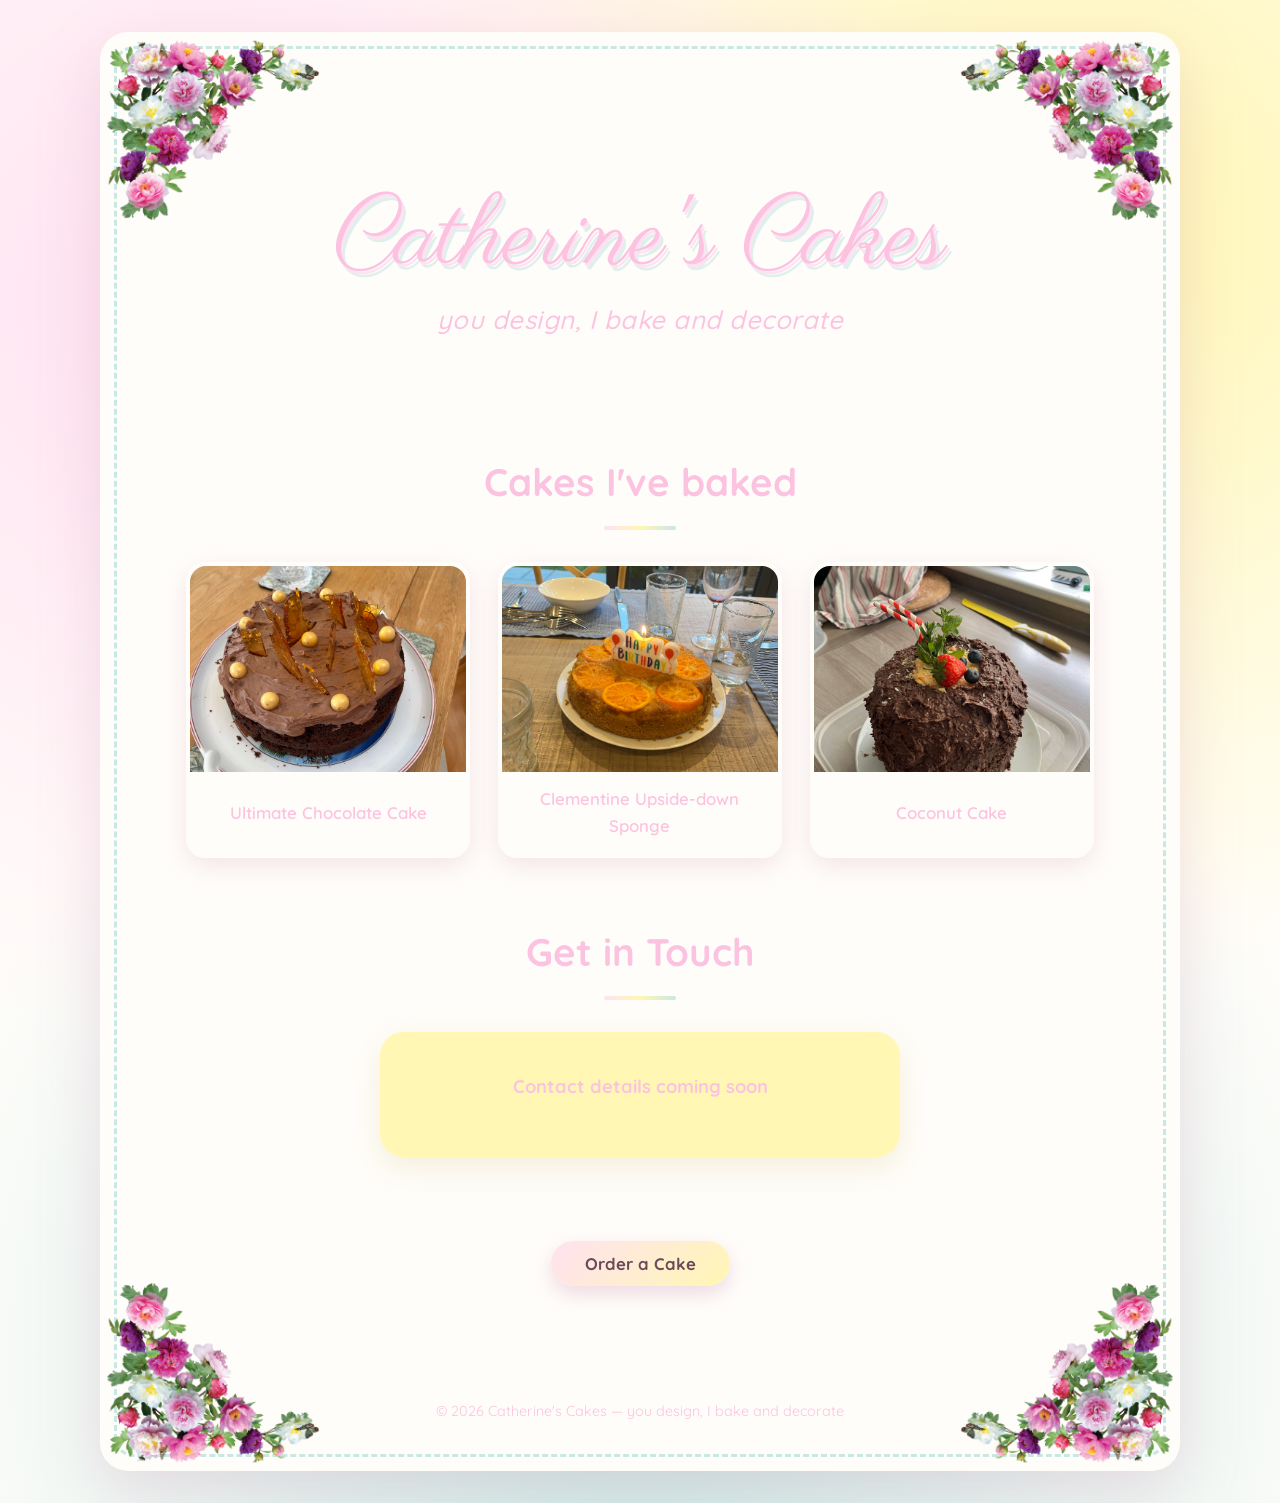
<file: index.html>
<!DOCTYPE html>
<html lang="en">
<head>
    <meta charset="UTF-8">
    <meta name="viewport" content="width=device-width, initial-scale=1.0">
    <title>Catherine's Cakes — you design, I bake and decorate</title>
    <link rel="preconnect" href="https://fonts.googleapis.com">
    <link rel="preconnect" href="https://fonts.gstatic.com" crossorigin>
    <link href="https://fonts.googleapis.com/css2?family=Parisienne&family=Quicksand:wght@400;500;600;700&display=swap" rel="stylesheet">
    <link rel="stylesheet" href="styles.css">
</head>
<body>
    <div class="page-frame">
        <!-- Flowery border -->
        <div class="flower-border" aria-hidden="true">
            <img class="flower-corner corner-tl" src="images/flower-png-17937.png" alt="">
            <img class="flower-corner corner-tr" src="images/flower-png-17937.png" alt="">
            <img class="flower-corner corner-bl" src="images/flower-png-17937.png" alt="">
            <img class="flower-corner corner-br" src="images/flower-png-17937.png" alt="">
        </div>

        <main class="content">
            <!-- Hero -->
            <header class="hero">
                <h1>Catherine's Cakes</h1>
                <p class="strapline">you design, I bake and decorate</p>
            </header>

            <!-- Cake gallery placeholder -->
            <section class="gallery" aria-labelledby="gallery-heading">
                <h2 id="gallery-heading">Cakes I've baked</h2>
                <div class="gallery-grid">
                    <figure class="cake-card">
                        <img src="images/IMG_4460.JPG" alt="Chocolate cake with caramel shards and gold chocolate drops" loading="lazy">
                        <figcaption>Ultimate Chocolate Cake</figcaption>
                    </figure>
                    <figure class="cake-card">
                        <img src="images/IMG_4559.JPG" alt="Orange birthday cake topped with candied orange slices" loading="lazy">
                        <figcaption>Clementine Upside-down Sponge</figcaption>
                    </figure>
                    <figure class="cake-card">
                        <img src="images/IMG_4732.JPG" alt="Tall chocolate cake decorated with a strawberry, blueberries and mint" loading="lazy">
                        <figcaption>Coconut Cake</figcaption>
                    </figure>
                </div>
            </section>

            <!-- Contact placeholder -->
            <section class="contact" aria-labelledby="contact-heading">
                <h2 id="contact-heading">Get in Touch</h2>
                <div class="contact-card">
                    <p class="contact-placeholder">Contact details coming soon</p>
                </div>
            </section>

            <!-- Order call-to-action -->
            <div class="nav-cta" style="margin-top: calc(8px + 2cm);">
                <button type="button" class="nav-btn" onclick="window.location.href='order.html'">Order a Cake</button>
            </div>
        </main>

        <footer class="site-footer">
            <p>&copy; <span id="year"></span> Catherine's Cakes &mdash; you design, I bake and decorate</p>
        </footer>
    </div>

    <script>
        document.getElementById('year').textContent = new Date().getFullYear();
    </script>
</body>
</html>
</file>
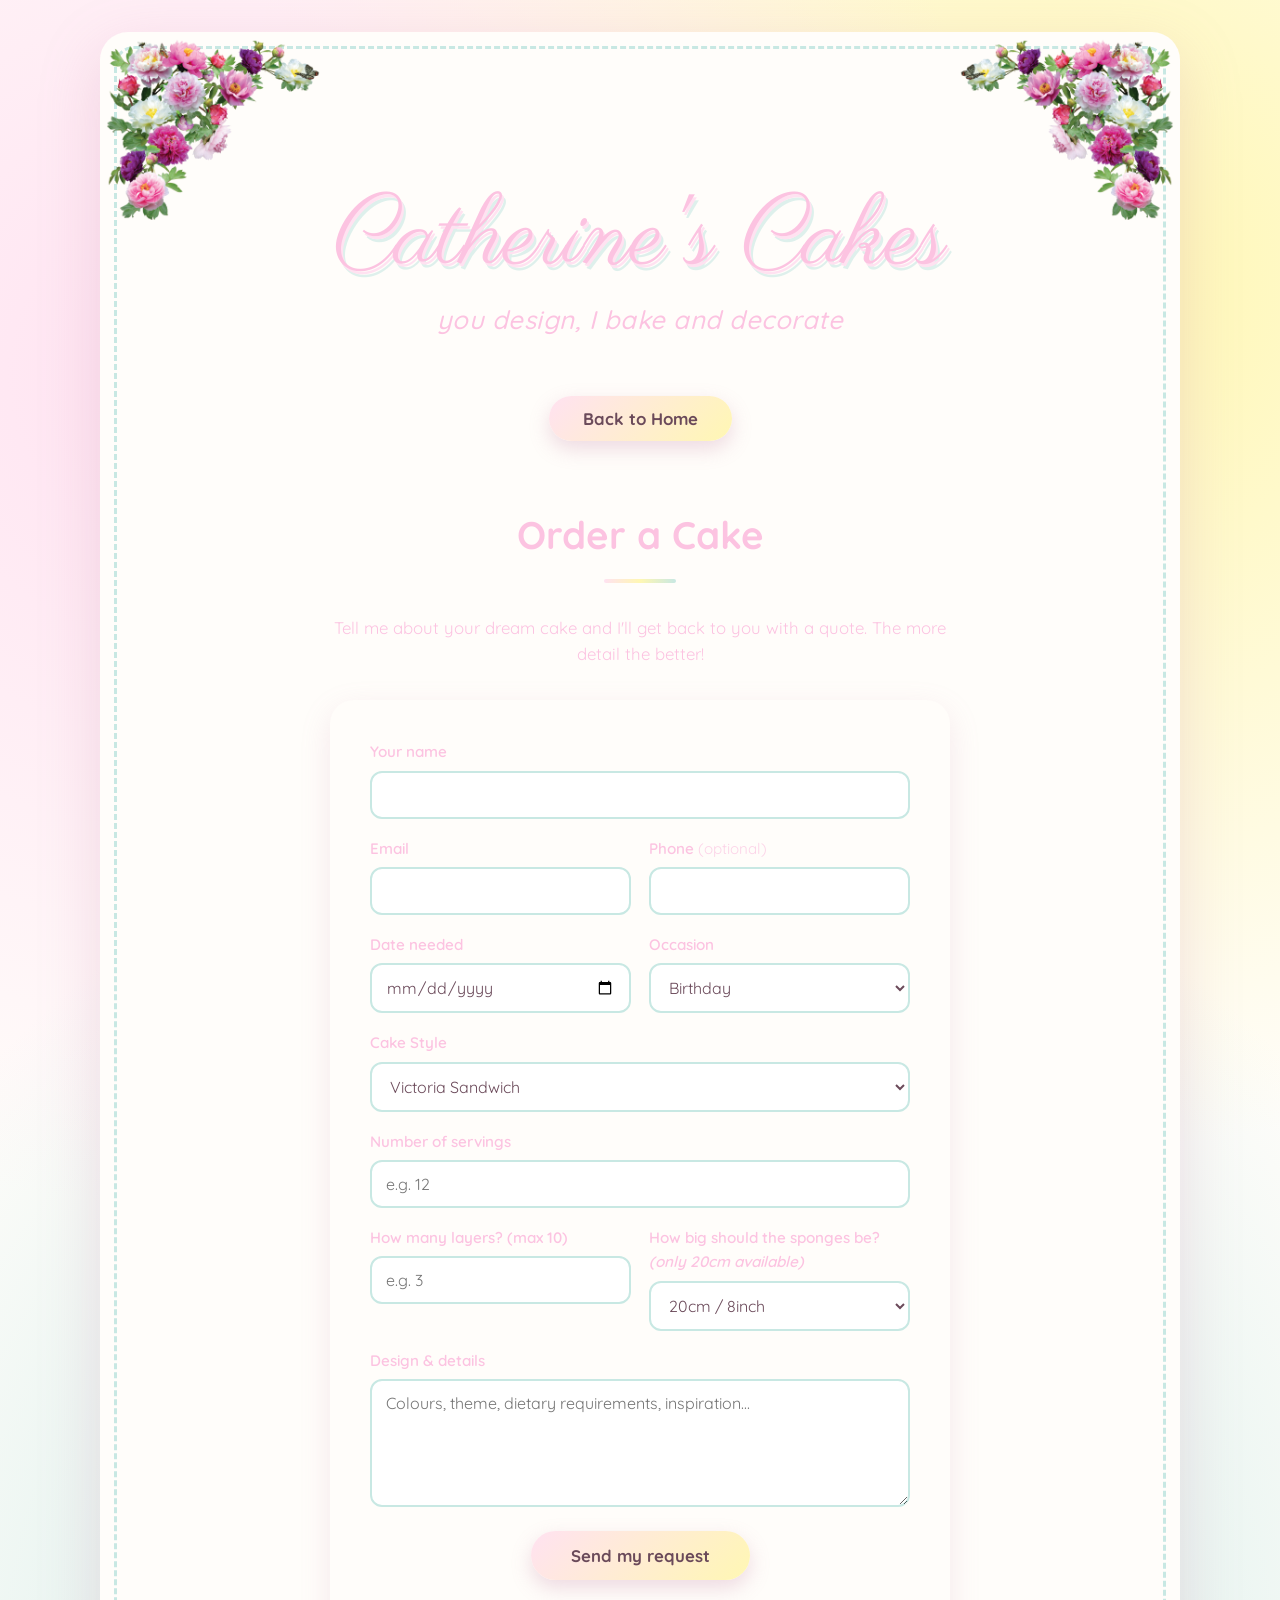
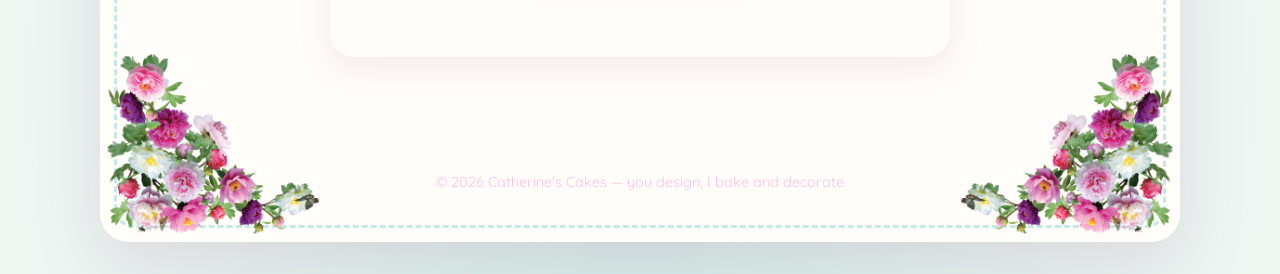
<file: order.html>
<!DOCTYPE html>
<html lang="en">
<head>
    <meta charset="UTF-8">
    <meta name="viewport" content="width=device-width, initial-scale=1.0">
    <title>Order a Cake — Catherine's Cakes</title>
    <link rel="preconnect" href="https://fonts.googleapis.com">
    <link rel="preconnect" href="https://fonts.gstatic.com" crossorigin>
    <link href="https://fonts.googleapis.com/css2?family=Parisienne&family=Quicksand:wght@400;500;600;700&display=swap" rel="stylesheet">
    <link rel="stylesheet" href="styles.css">
</head>
<body>
    <div class="page-frame">
        <!-- Flowery border -->
        <div class="flower-border" aria-hidden="true">
            <img class="flower-corner corner-tl" src="images/flower-png-17937.png" alt="">
            <img class="flower-corner corner-tr" src="images/flower-png-17937.png" alt="">
            <img class="flower-corner corner-bl" src="images/flower-png-17937.png" alt="">
            <img class="flower-corner corner-br" src="images/flower-png-17937.png" alt="">
        </div>

        <main class="content">
            <!-- Hero -->
            <header class="hero">
                <h1>Catherine's Cakes</h1>
                <p class="strapline">you design, I bake and decorate</p>
            </header>

            <!-- Back to home -->
            <div class="nav-cta">
                <button type="button" class="nav-btn" onclick="window.location.href='index.html'">Back to Home</button>
            </div>

            <!-- Order form -->
            <section class="order" aria-labelledby="order-heading">
                <h2 id="order-heading">Order a Cake</h2>
                <p class="order-intro">Tell me about your dream cake and I'll get back to you with a quote. The more detail the better!</p>

                <form class="order-form" id="orderForm" action="https://formspree.io/f/xqpajgdw" method="POST" >
                    <div class="field">
                        <label for="name">Your name</label>
                        <input type="text" id="name" name="name" autocomplete="name" required>
                    </div>

                    <div class="field-row">
                        <div class="field">
                            <label for="email">Email</label>
                            <input type="email" id="email" name="email" autocomplete="email" required>
                        </div>
                        <div class="field">
                            <label for="phone">Phone <span class="optional">(optional)</span></label>
                            <input type="tel" id="phone" name="phone" autocomplete="tel">
                        </div>
                    </div>

                    <div class="field-row">
                        <div class="field">
                            <label for="date">Date needed</label>
                            <input type="date" id="date" name="date" required>
                        </div>
                        <div class="field">
                            <label for="occasion">Occasion</label>
                            <select id="occasion" name="occasion">
                                <option value="Birthday">Birthday</option>
                                <option value="Wedding">Wedding</option>
                                <option value="Anniversary">Anniversary</option>
                                <option value="Other">Other</option>
                            </select>
                        </div>
                    </div>

                    <div class="field is-hidden" id="occasionOtherWrap">
                        <label for="occasionOther">What's the occasion?</label>
                        <input type="text" id="occasionOther" name="occasionOther" placeholder="e.g. baby shower, retirement, christening">
                    </div>

                    <div class="field">
                        <label for="style">Cake Style</label>
                        <select id="style" name="style">
                            <option value="Victoria Sandwich">Victoria Sandwich</option>
                            <option value="Christmas Cake">Christmas Cake</option>
                            <option value="Carrot Cake">Carrot Cake</option>
                            <option value="Chocolate Cake">Chocolate Cake</option>
                            <option value="Other">Other</option>
                        </select>
                    </div>

                    <div class="field is-hidden" id="styleOtherWrap">
                        <label for="styleOther">What style of cake would you like?</label>
                        <input type="text" id="styleOther" name="styleOther" placeholder="e.g. red velvet, lemon drizzle, fruit cake">
                    </div>

                    <div class="field-row">
                     
                        <div class="field">
                            <label for="servings">Number of servings</label>
                            <input type="number" id="servings" name="servings" min="1" max="50" placeholder="e.g. 12">
                        </div>
                    </div>

                    <div class="field-row">
                        <div class="field">
                            <label for="layers">How many layers? (max 10)</label>
                            <input type="number" id="layers" name="layers" min="1" max="10" placeholder="e.g. 3">
                        </div>
                        <div class="field">
                            <label for="size">How big should the sponges be? <em>(only 20cm available)</em></label>
                            <select id="size" name="size">
                                <option value="20cm">20cm / 8inch</option>
                            </select>
                        </div>
                    </div>

                    <div class="field is-hidden" id="shapeWrap">
                        <label for="shape">As the cake gets taller, should each sponge...</label>
                        <select id="shape" name="shape">
                            <option value="Stay the same size (stacked)">Stay the same size (stacked)</option>
                            <option value="Decrease in size (tiered)">Decrease in size (tiered)</option>
                        </select>
                    </div>

                    <div class="field">
                        <label for="details">Design &amp; details</label>
                        <textarea id="details" name="details" rows="5" placeholder="Colours, theme, dietary requirements, inspiration..." required></textarea>
                    </div>

                    <button type="submit" class="submit-btn">Send my request</button>
                    <p class="form-note" id="formNote" role="status"></p>
                </form>
            </section>
        </main>

        <footer class="site-footer">
            <p>&copy; <span id="year"></span> Catherine's Cakes &mdash; you design, I bake and decorate</p>
        </footer>
    </div>

    <script>
        document.getElementById('year').textContent = new Date().getFullYear();

        // NOTE: This form is not yet connected to email/a backend.
        // Update ORDER_EMAIL below with Catherine's real address to enable
        // the "open in email app" fallback.
        const ORDER_EMAIL = ''; // e.g. 'hello@catherinescakes.co.uk'

        const form = document.getElementById('orderForm');
        const note = document.getElementById('formNote');

        // Show the "what's the occasion?" field only when "Other" is selected.
        const occasion = document.getElementById('occasion');
        const occasionOtherWrap = document.getElementById('occasionOtherWrap');
        const occasionOther = document.getElementById('occasionOther');

        function toggleOccasionOther() {
            const isOther = occasion.value === 'Other';
            occasionOtherWrap.classList.toggle('is-hidden', !isOther);
            occasionOther.required = isOther;
            if (!isOther) occasionOther.value = '';
        }
        occasion.addEventListener('change', toggleOccasionOther);
        toggleOccasionOther();

        // Show the "what style?" field only when "Other" cake style is selected.
        const style = document.getElementById('style');
        const styleOtherWrap = document.getElementById('styleOtherWrap');
        const styleOther = document.getElementById('styleOther');

        function toggleStyleOther() {
            const isOther = style.value === 'Other';
            styleOtherWrap.classList.toggle('is-hidden', !isOther);
            styleOther.required = isOther;
            if (!isOther) styleOther.value = '';
        }
        style.addEventListener('change', toggleStyleOther);
        toggleStyleOther();

        // Limit the preferred flavour field to a maximum of 8 flavours.
        const flavour = document.getElementById('flavour');
        function countFlavours(value) {
            return value.split(',').map(f => f.trim()).filter(Boolean).length;
        }
        function validateFlavours() {
            if (countFlavours(flavour.value) > 8) {
                flavour.setCustomValidity('Please list no more than 8 flavours.');
            } else {
                flavour.setCustomValidity('');
            }
        }
        flavour.addEventListener('input', validateFlavours);

        // Show the sponge-shape field only when there's more than one layer.
        const layers = document.getElementById('layers');
        const shapeWrap = document.getElementById('shapeWrap');

        function toggleShape() {
            const multipleLayers = Number(layers.value) > 1;
            shapeWrap.classList.toggle('is-hidden', !multipleLayers);
        }
        layers.addEventListener('input', toggleShape);
        toggleShape();

        form.addEventListener('submit', function (e) {
            e.preventDefault();
            validateFlavours();
            if (!form.checkValidity()) {
                form.reportValidity();
                return;
            }

            const data = new FormData(form);
            if (ORDER_EMAIL) {
                const subject = `Cake request from ${data.get('name')}`;
                const bodyLines = [
                    `Name: ${data.get('name')}`,
                    `Email: ${data.get('email')}`,
                    `Phone: ${data.get('phone') || '-'}`,
                    `Date needed: ${data.get('date')}`,
                    `Occasion: ${data.get('occasion') === 'Other' ? (data.get('occasionOther') || 'Other') : data.get('occasion')}`,
                    `Cake style: ${data.get('style') === 'Other' ? (data.get('styleOther') || 'Other') : data.get('style')}`,
                    `Flavour: ${data.get('flavour') || '-'}`,
                    `Servings: ${data.get('servings') || '-'}`,
                    `Layers: ${data.get('layers') || '-'}`,
                    `Sponge size: ${data.get('size') || '-'}`,
                    `Sponge shape: ${Number(data.get('layers')) > 1 ? data.get('shape') : 'n/a (single layer)'}`,
                    '',
                    'Design & details:',
                    data.get('details')
                ];
                const href = `mailto:${ORDER_EMAIL}?subject=${encodeURIComponent(subject)}&body=${encodeURIComponent(bodyLines.join('\n'))}`;
                window.location.href = href;
                note.textContent = 'Opening your email app to send the request...';
            } else {
                note.textContent = 'Thank you! Your request has been noted. (This form isn\u2019t connected to email yet \u2014 add an address to start receiving orders.)';
            }
            note.classList.add('show');
            form.reset();
            toggleOccasionOther();
            toggleStyleOther();
            toggleShape();
        });
    </script>
</body>
</html>
</file>
<file: styles.css>
:root {
    --pink: #FFE2F1;
    --mint: #C8E8E3;
    --yellow: #FFF7B3;
    --ink: #FCC3E1;
    --ink-soft: #FCC3E1;
    --white: #fffdfa;
}

* {
    margin: 0;
    padding: 0;
    box-sizing: border-box;
}

html {
    scroll-behavior: smooth;
}

body {
    font-family: 'Quicksand', -apple-system, BlinkMacSystemFont, 'Segoe UI', sans-serif;
    color: var(--ink);
    background:
        radial-gradient(circle at 15% 20%, var(--pink) 0%, transparent 45%),
        radial-gradient(circle at 85% 15%, var(--yellow) 0%, transparent 45%),
        radial-gradient(circle at 50% 90%, var(--mint) 0%, transparent 50%),
        var(--white);
    min-height: 100vh;
    padding: clamp(12px, 3vw, 32px);
    line-height: 1.6;
}

/* Outer frame that holds the flowery border */
.page-frame {
    position: relative;
    max-width: 1080px;
    margin: 0 auto;
    background: var(--white);
    border-radius: 28px;
    padding: clamp(20px, 4vw, 48px);
    box-shadow: 0 20px 60px rgba(200, 140, 170, 0.25);
    overflow: hidden;
}

/* ---- Flowery border ---- */
.flower-border {
    position: absolute;
    inset: 14px;
    border: 3px dashed var(--mint);
    border-radius: 20px;
    pointer-events: none;
    z-index: 1;
}

/* Floral corner decorations */
.flower-corner {
    position: absolute;
    width: clamp(110px, 20vw, 220px);
    height: auto;
    pointer-events: none;
    z-index: 3;
}

.corner-tl { top: -12px; left: -12px; }
.corner-tr { top: -12px; right: -12px; transform: scaleX(-1); }
.corner-bl { bottom: -12px; left: -12px; transform: scaleY(-1); }
.corner-br { bottom: -12px; right: -12px; transform: rotate(180deg); }

/* ---- Content ---- */
.content {
    position: relative;
    z-index: 2;
    padding: clamp(16px, 3vw, 40px);
}

/* Hero */
.hero {
    text-align: center;
    padding: clamp(24px, 6vw, 72px) 16px clamp(20px, 4vw, 48px);
}

.hero h1 {
    font-family: 'Parisienne', cursive;
    font-size: clamp(3rem, 10vw, 6rem);
    font-weight: 400;
    color: var(--ink);
    text-shadow: 2px 3px 0 var(--pink), 4px 6px 0 rgba(200, 232, 227, 0.6);
    line-height: 1.05;
}

.strapline {
    margin-top: 0.5rem;
    font-size: clamp(1.1rem, 3.2vw, 1.6rem);
    font-weight: 500;
    color: var(--ink-soft);
    font-style: italic;
    letter-spacing: 0.5px;
}

/* Section headings */
section {
    margin-top: clamp(32px, 6vw, 64px);
}

section h2 {
    text-align: center;
    font-size: clamp(1.6rem, 4vw, 2.4rem);
    font-weight: 700;
    margin-bottom: clamp(20px, 3vw, 32px);
    color: var(--ink);
}

section h2::after {
    content: "";
    display: block;
    width: 72px;
    height: 4px;
    margin: 12px auto 0;
    border-radius: 999px;
    background: linear-gradient(90deg, var(--pink), var(--yellow), var(--mint));
}

/* Gallery placeholders */
.gallery-grid {
    display: grid;
    grid-template-columns: repeat(auto-fit, minmax(220px, 1fr));
    gap: clamp(16px, 3vw, 28px);
}

.cake-card {
    margin: 0;
    display: flex;
    flex-direction: column;
    border-radius: 20px;
    overflow: hidden;
    border: 4px solid var(--white);
    box-shadow: 0 8px 24px rgba(200, 140, 170, 0.22);
    transition: transform 0.25s ease, box-shadow 0.25s ease;
}

.cake-card:hover {
    transform: translateY(-6px);
    box-shadow: 0 16px 34px rgba(200, 140, 170, 0.35);
}

.cake-card img {
    width: 100%;
    aspect-ratio: 4 / 3;
    object-fit: cover;
    display: block;
}

.cake-card figcaption {
    flex: 1 1 auto;
    display: flex;
    align-items: center;
    justify-content: center;
    padding: 14px 12px;
    text-align: center;
    font-weight: 600;
    font-size: 1.05rem;
    color: var(--ink);
    background: var(--white);
}

/* Contact */
.contact-card {
    max-width: 520px;
    margin: 0 auto;
    background: var(--yellow);
    border-radius: 24px;
    padding: clamp(24px, 4vw, 40px);
    text-align: center;
    box-shadow: 0 10px 30px rgba(200, 180, 90, 0.2);
}

.contact-placeholder {
    font-size: 1.15rem;
    font-weight: 700;
    margin-bottom: 1rem;
}

.contact-list {
    list-style: none;
    display: inline-flex;
    flex-direction: column;
    gap: 12px;
    text-align: left;
}

.contact-list li {
    font-weight: 500;
    font-size: 1.05rem;
}

.contact-icon {
    display: inline-block;
    width: 1.6em;
}

.contact-list em {
    color: var(--ink-soft);
}

/* Footer */
.site-footer {
    position: relative;
    z-index: 2;
    text-align: center;
    margin-top: clamp(32px, 6vw, 56px);
    padding-top: 20px;
    font-size: 0.9rem;
    color: var(--ink-soft);
}

/* Navigation button */
.nav-cta {
    display: flex;
    justify-content: center;
    margin-top: 8px;
}

.nav-btn {
    font-family: inherit;
    font-size: 1.05rem;
    font-weight: 700;
    color: #6b4a5a;
    cursor: pointer;
    padding: 12px 34px;
    border: none;
    border-radius: 999px;
    background: linear-gradient(135deg, var(--pink), var(--yellow));
    box-shadow: 0 8px 20px rgba(200, 140, 170, 0.3);
    transition: transform 0.2s ease, box-shadow 0.2s ease;
}

.nav-btn:hover {
    transform: translateY(-2px);
    box-shadow: 0 12px 26px rgba(200, 140, 170, 0.4);
}

/* Order form */
.order-intro {
    max-width: 620px;
    margin: 0 auto clamp(20px, 3vw, 32px);
    text-align: center;
    font-size: 1.05rem;
}

.order-form {
    max-width: 620px;
    margin: 0 auto;
    background: var(--white);
    border-radius: 24px;
    padding: clamp(24px, 4vw, 40px);
    box-shadow: 0 10px 30px rgba(200, 140, 170, 0.18);
    display: flex;
    flex-direction: column;
    gap: 18px;
}

.field {
    display: flex;
    flex-direction: column;
    gap: 6px;
    flex: 1;
}

.field-row {
    display: flex;
    flex-wrap: wrap;
    gap: 18px;
}

.is-hidden {
    display: none;
}

.field label {
    font-weight: 600;
    font-size: 0.95rem;
    color: var(--ink);
}

.field .optional {
    font-weight: 400;
    opacity: 0.7;
}

.order-form input,
.order-form select,
.order-form textarea {
    font-family: inherit;
    font-size: 1rem;
    color: #6b4a5a;
    padding: 12px 14px;
    border: 2px solid var(--mint);
    border-radius: 12px;
    background: #fff;
    transition: border-color 0.2s ease, box-shadow 0.2s ease;
}

.order-form input:focus,
.order-form select:focus,
.order-form textarea:focus {
    outline: none;
    border-color: var(--pink);
    box-shadow: 0 0 0 4px rgba(252, 195, 225, 0.4);
}

.order-form textarea {
    resize: vertical;
}

.submit-btn {
    align-self: center;
    margin-top: 6px;
    font-family: inherit;
    font-size: 1.05rem;
    font-weight: 700;
    color: #6b4a5a;
    cursor: pointer;
    padding: 14px 40px;
    border: none;
    border-radius: 999px;
    background: linear-gradient(135deg, var(--pink), var(--yellow));
    box-shadow: 0 8px 20px rgba(200, 140, 170, 0.3);
    transition: transform 0.2s ease, box-shadow 0.2s ease;
}

.submit-btn:hover {
    transform: translateY(-2px);
    box-shadow: 0 12px 26px rgba(200, 140, 170, 0.4);
}

.form-note {
    text-align: center;
    font-weight: 600;
    min-height: 1.2em;
    opacity: 0;
    transition: opacity 0.3s ease;
}

.form-note.show {
    opacity: 1;
}
</file>
